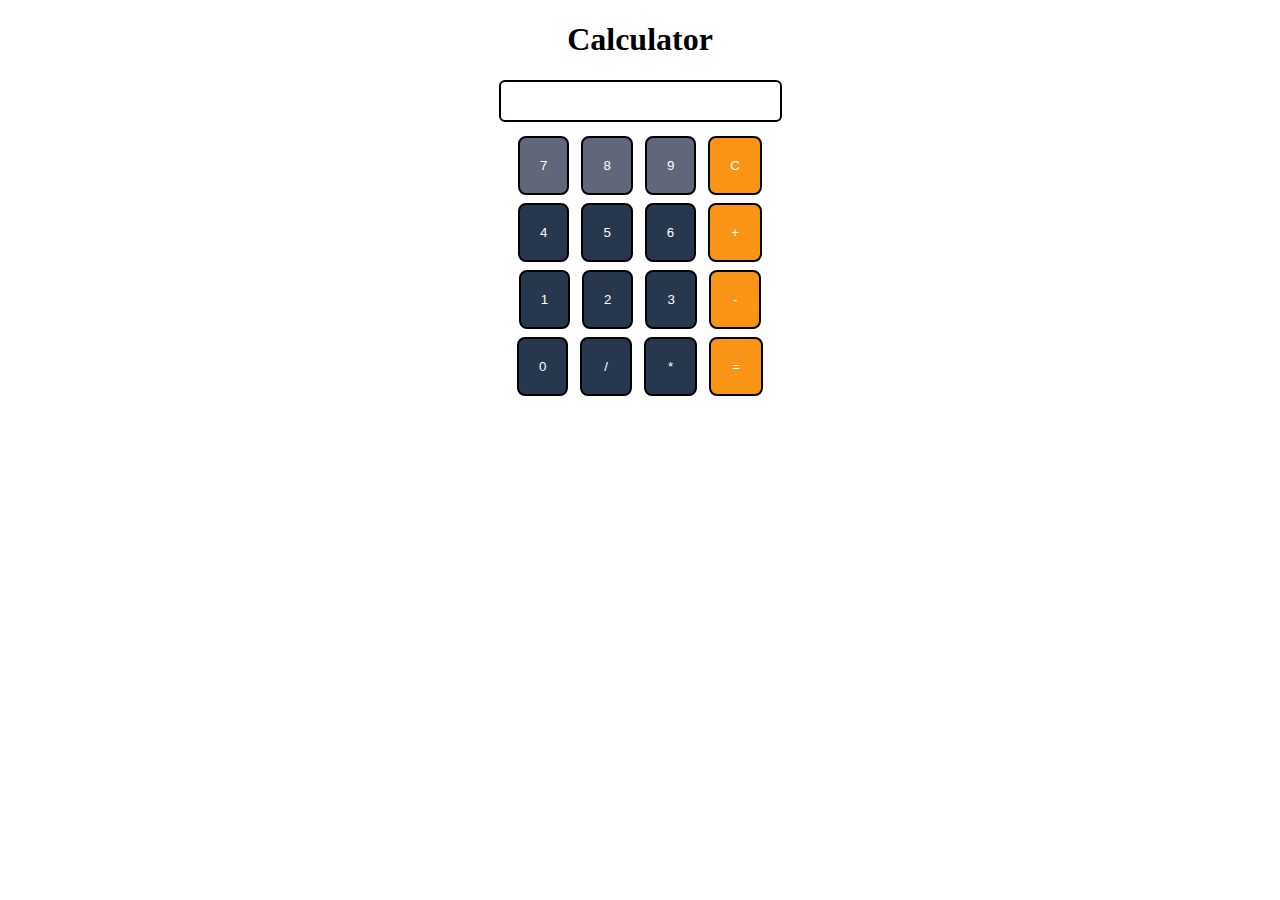
<file: Calculator/index.html>
<!DOCTYPE html>
<html lang="en">
<head>
    <meta charset="UTF-8">
    <meta name="viewport" content="width=device-width, initial-scale=1.0">
    <title>Calculator</title>
   <link rel="stylesheet" href="style.css">
</head>
<body>
    <h1>Calculator</h1>
    <div class="container">
        <div class="row">
          <input type="text" id="textinput">
        </div>

        <div class="row">
            <button class="btn btn-grey" >7</button>
            <button class="btn btn-grey" >8</button>
            <button class="btn btn-grey"  >9</button>
            <button class="btn btn-orange">C</button>
        </div>
        <div class="row">
            <button class="btn" >4</button>
            <button class="btn" >5</button>
            <button class="btn" >6</button>
            <button class="btn btn-orange btn-pad-1" >+</button>
        </div>
        <div class="row">
            <button class="btn" >1</button>
            <button class="btn" >2</button>
            <button class="btn" >3</button>
            <button class="btn btn-orange btn-pad-2" >-</button>
        </div>
        <div class="row">
            <button class="btn" >0</button>
            <button class="btn btn-pad" >/</button>
            <button class="btn btn-pad" >*</button>
            <button class="btn btn-orange btn-pad-1">=</button>
        </div>
    </div>
<script src="javascript.js"></script>
</body>
</html>
</file>
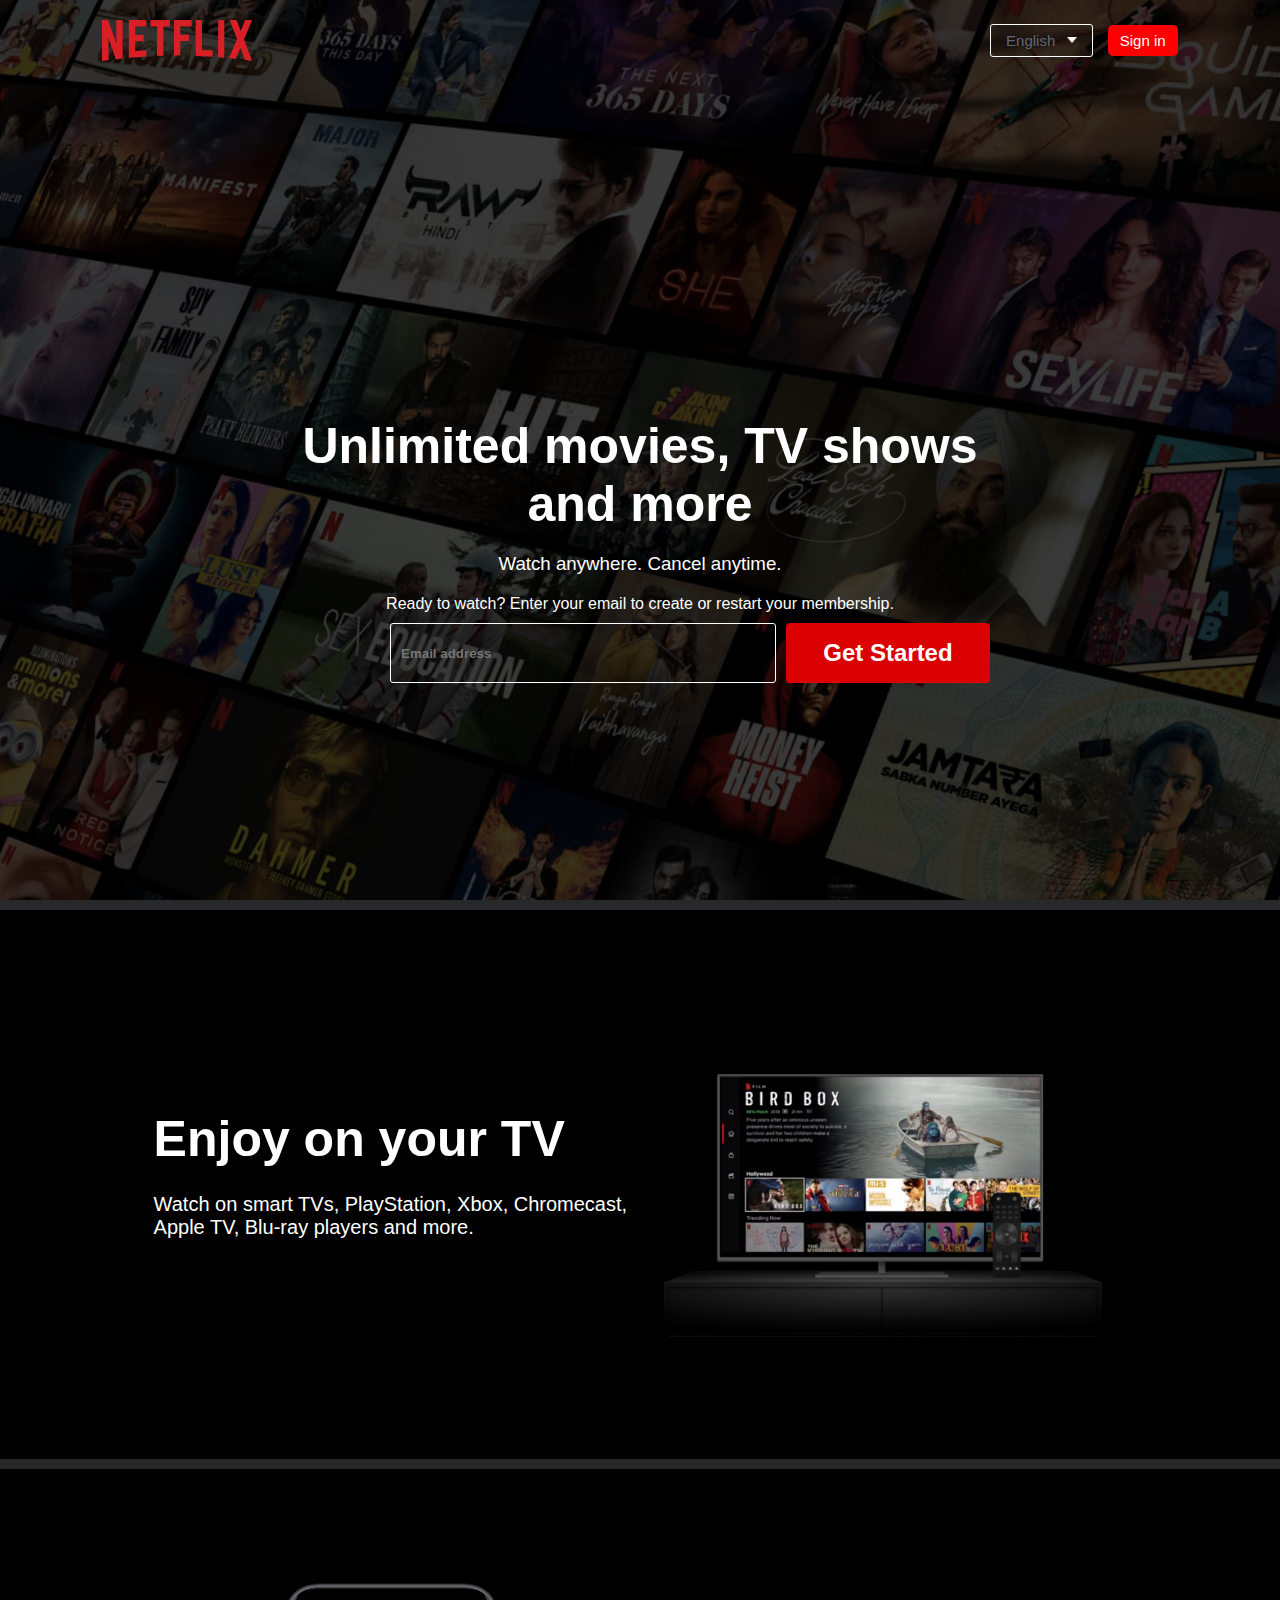
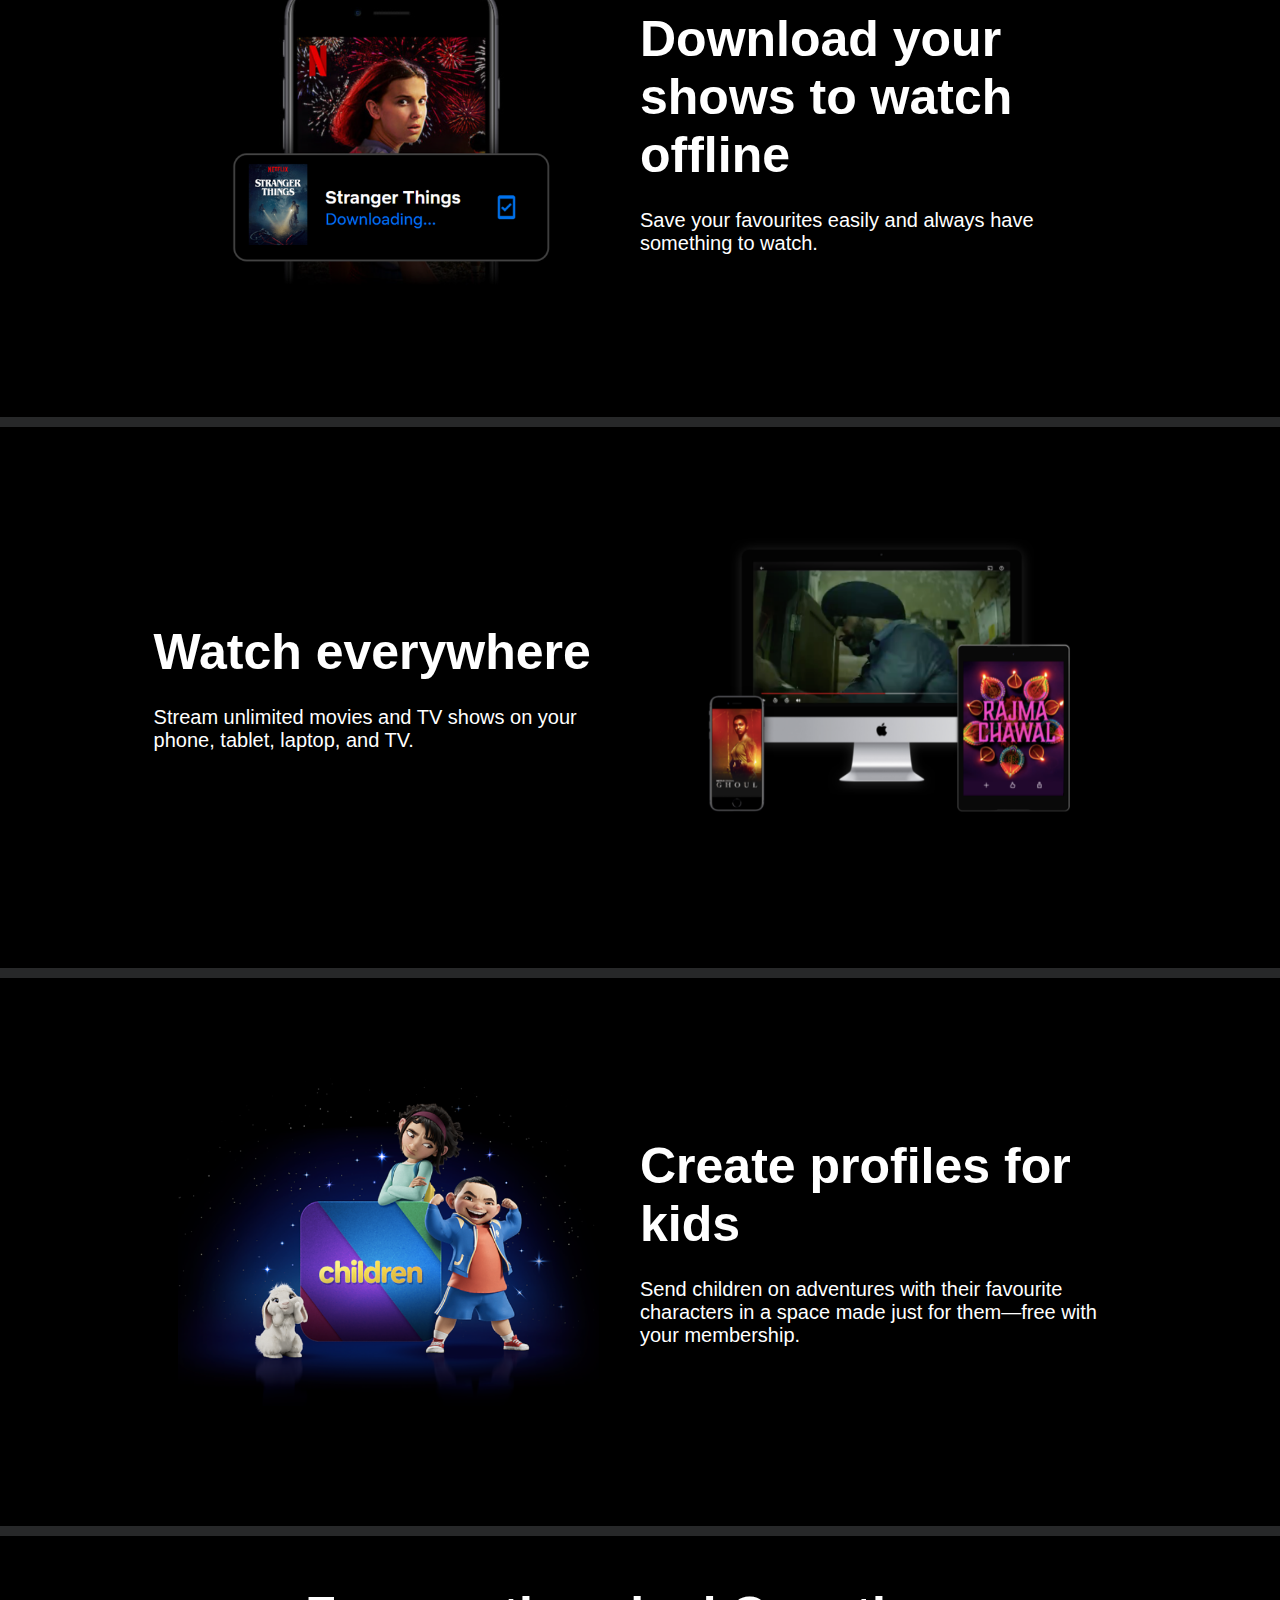
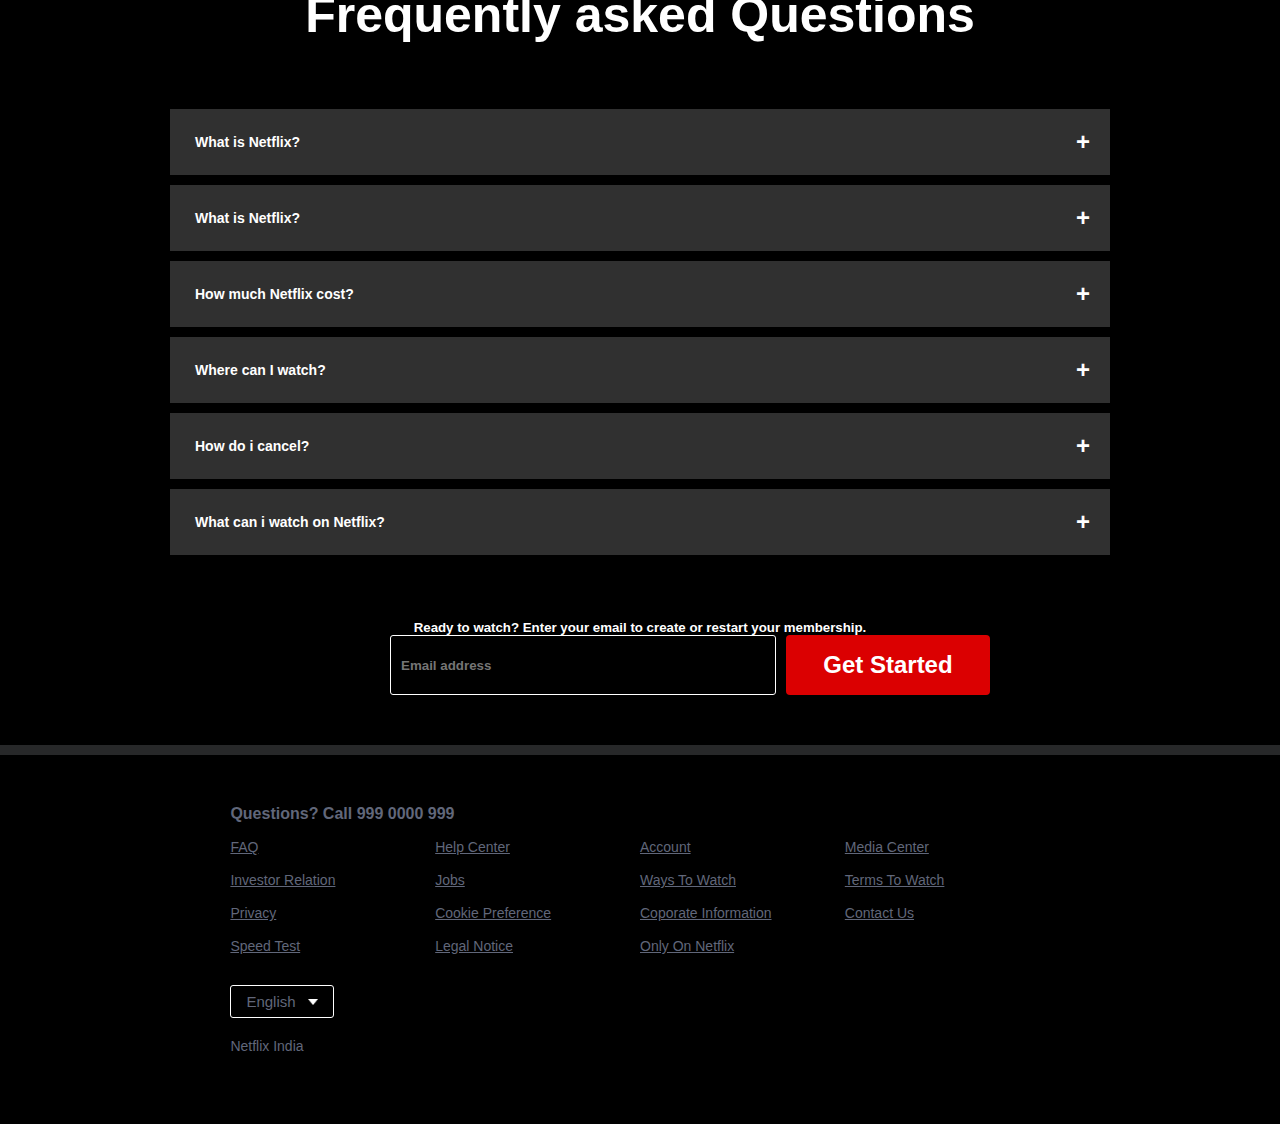
<file: Netflix-landing page/index.html>
<!DOCTYPE html>
<html lang="en">

<head>
    <meta charset="UTF-8">
    <meta name="viewport" content="width=device-width, initial-scale=1.0">
    <title>Netflix landing page</title>
    <link rel="stylesheet" href="style.css">
</head>

<body>
    <div class="header">
        <nav>
            <img src="logo.png" alt="Netflix logo" class="logo">

            <div>
                <button class="language-btn">English <img src="down-icon.png" alt=""></button>
                <button>Sign in</button>
            </div>
        </nav>
        <div class="header-content">
            <h1>Unlimited movies, TV shows and more</h1>
            <h3>Watch anywhere. Cancel anytime.</h3>
            <h4>Ready to watch? Enter your email to create or restart your membership.</h4>
            <form action="" class="email-form">
                <input type="text" placeholder="Email address" required>
                <button>Get Started</button>
            </form>
        </div>
    </div>

    <!--Out of header section-->

<div class="features">
        <div class="tools">
            <div class="tools-text">
                <h2>Enjoy on your TV</h2>
                <p>Watch on smart TVs, PlayStation, Xbox, Chromecast, Apple TV, Blu-ray players and more.</p>
            </div>
      <div class="tools-img">
        <img src="feature-1.png" alt="">
      </div>
    </div> 
</div>

    <div class="features">
        <div class="tools">
            <div class="tools-img">
                <img src="feature-2.png" alt="">
             </div>
            <div class="tools-text">
                <h2>Download your shows to watch offline</h2>
                <p>Save your favourites easily and always have something to watch.</p>
            </div> 
    </div> 
</div>


     
    <div class="features">
        <div class="tools">
            <div class="tools-text">
                <h2>Watch everywhere</h2>
                <p>Stream unlimited movies and TV shows on your phone, tablet, laptop, and TV.</p>
            </div>
     <div class="tools-img">
        <img src="feature-3.png" alt="">
      </div>
  </div> 
</div>




    <div class="features">
        <div class="tools">
            <div class="tools-img">
                <img src="feature-4.png" alt="">
               </div>
            <div class="tools-text">
                <h2>Create profiles for kids</h2>
                <p>Send children on adventures with their favourite characters in a space made just for them—free with your membership.</p>
        </div>
    </div> 
</div>


  <!--Frequent asked Question-->

  <div class="faq">
    <h2>Frequently asked Questions</h2>
    <ul class="accordian">
        <li>
            <input type="radio" name="accordian" id="first">
            <label for="first">What is Netflix?</label>
            <div class="content">
                <p>Netflix is a streaming service that offers a wide variety of award-winning TV shows, movies, anime, documentaries and more – on thousands of internet-connected devices.

                    You can watch as much as you want, whenever you want, without a single ad – all for one low monthly price. There's always something new to discover, and new TV shows and movies are added every week!</p>
            </div>
        </li>
        <li>
            <input type="radio" name="accordian" id="second">
            <label for="second">What is Netflix?</label>
            <div class="content">
                <p>Watch Netflix on your smartphone, tablet, Smart TV, laptop, or streaming device, all for one fixed monthly fee. Plans range from ₹ 649 to ₹ 149 a month. No extra costs, no contracts.</div>
        </li>
        <li>
            <input type="radio" name="accordian" id="third">
            <label for="third">How much Netflix cost?</label>
            <div class="content">
                <p>Watch anywhere, anytime. Sign in with your Netflix account to watch instantly on the web at netflix.com from your personal computer or on any internet-connected device that offers the Netflix app, including smart TVs, smartphones, tablets, streaming media players and game consoles.

                    You can also download your favourite shows with the iOS, Android, or Windows 10 app. Use downloads to watch while you're on the go and without an internet connection. Take Netflix with you anywhere. </div>
        </li>
        <li>
            <input type="radio" name="accordian" id="fourth">
            <label for="fourth">Where can I watch?</label>
            <div class="content">
                <p>Netflix is flexible. There are no annoying contracts and no commitments. You can easily cancel your account online in two clicks. There are no cancellation fees – start or stop your account anytime. </div>
        </li>
        <li>
            <input type="radio" name="accordian" id="fifth">
            <label for="fifth">How do i cancel?</label>
            <div class="content">
                <p>Netflix has an extensive library of feature films, documentaries, TV shows, anime, award-winning Netflix originals, and more. Watch as much as you want, anytime you want.</div>
        </li>
        <li>
            <input type="radio" name="accordian" id="sixth">
            <label for="sixth">What can i watch on Netflix?</label>
            <div class="content">
                <p>The Netflix Kids experience is included in your membership to give parents control while kids enjoy family-friendly TV shows and films in their own space.

                    Kids profiles come with PIN-protected parental controls that let you restrict the maturity rating of content kids can watch and block specific titles you don’t want kids to see.</div>
        </li>
    </ul>

      <h5 class="email-small">Ready to watch? Enter your email to create or restart your membership.</h5>
       <form action="" class="email-form">
        <input type="text" placeholder="Email address" required>
        <button>Get Started</button>
    </form>
  </div>


    <div class="footer">
        
        <h3>Questions? Call 999 0000 999</h3>

        
            <div class="col">
               <ul>

                <li><a href="#">FAQ</a></li>
                <li> <a href="#">Investor Relation</a></li>
                <li><a href="#">Privacy</a></li>
                <li><a href="#">Speed Test</a></li>
            </ul>
         
            <ul>
                <li><a href="#">Help Center</a></li>
                <li><a href="#">Jobs</a></li>
                <li> <a href="#">Cookie Preference</a></li>
                <li> <a href="#">Legal Notice</a></li>         
            </ul>
            
            <ul>
                <li> <a href="#">Account</a></li>
                <li><a href="#">Ways To Watch</a></li>
                <li><a href="#">Coporate Information</a></li>
                <li> <a href="#">Only On Netflix</a></li>    
            </ul>

               <ul>
                    <li><a href="#">Media  Center</a></li>
                    <li><a href="#">Terms To Watch</a></li>
                    <li><a href="#">Contact Us</a></li>
            </ul>
        </div>
        <div class="last-btn">
            <button class="language-btn">English <img src="down-icon.png" alt=""></button>
        </div>

        <div class="copyright">Netflix India</div>
 
</body>

</html>

</html>
</file>
<file: Calculator/style.css>
h1{
    text-align: center;
}

.container{
    text-align: center;
    margin: auto;
    display: flex;
    align-items: center;
    justify-content: center;
    flex-direction: column;
   
}

.row input{
 padding: 10px 36px;
 margin-bottom: 10px;
 border-radius: 6px;
 border: 2px solid black;
 font-family: 'Franklin Gothic Medium', 'Arial Narrow', Arial, sans-serif;
 font-size: 16px;
}
.btn{
    padding: 20px;
    margin: 4px;
    border: 2px solid black;
    border-radius: 8px;
    background-color: #27374D;
    color: white;
}

.btn-grey{
    background-color:#61677A ;
}

.btn-orange{
    background-color: #F99417;
}

.btn-pad{
    padding: 20px 22px;
}

.btn-pad-1{
    padding: 20px 21px;
}

.btn-pad-2{
    padding: 20px 22px;
}
</file>
<file: Netflix-landing page/style.css>
*{
   
    padding: 0;
    margin: 0;
    box-sizing: border-box;
    font-family: sans-serif;
}

html,body{
    background-color: #272829;
    color: #fff;
    overflow-x: hidden;
    width: 100%;
}

.header{
    height: 100vh; /*It will show 100% height to any tab open */
    width: 100%;
    background-image: linear-gradient(rgba(0,0,0,0.7),rgba(0,0,0,0.7)),url(header-image.png);
    background-size: cover;
    background-position: center;
    padding: 10px 8%;
    position: relative;
  
}

nav{
    display: flex;
    align-items: center;
    justify-content: space-between;/*It will dislpay space between both content and will place them on particular left and right side*/
    padding: 10px 0px;
}

.logo{
    width: 150px;
    cursor: pointer;
}

nav button{
    background-color: red;
    color: #fff;
    border: none;
    padding: 7px 12px;
    border-radius: 5px;
    font-size: 15px;
}

.language-btn{
    display: inline-flex;
    align-items: center;
    background: transparent;
    border: 0.1px solid #fff;
    margin-right: 10px;

}

.language-btn img{
    width: 10px;
    margin-left: 12px;
}

.header-content{
    position: absolute;
    top: 50%;
    left: 50%;
    transform: translate(-50%,-50%);
    text-align: center;
    margin-top: 100px;
}

.header-content h1{
    font-size: 50px;
    font-weight: 600;  
  
}

.header-content h3{
    font-weight: 300;
    margin: 20px;
}
.header-content h4{
    font-weight: 300;
     margin-bottom: 10px;
}

.email-form{
    display: flex;
    justify-content: space-evenly;
    margin-left: 100px;
    height: 60px;
    width: 600px;
    border: none;
    
    
}

.email-form input{
    width: 75%;
    background-color: transparent;
    border-radius: 3px;
    border: 1px solid white;
    font-weight: bold;
    padding: 10px;
    
}

.email-form button{
    width: 40%;
    background-color: #db0001;
    margin-left: 10px;
    border-radius: 4px;
    border: none;
    color: #fff;
    font-size: 24px;
    font-weight: bold;
    cursor: pointer;
}

.features{
    margin-top: 10px;
    padding: 50px 12%;
    background-color:black;
}

.tools{
    display: flex;
    align-items: center;
    flex-wrap: wrap;
    width: 100%;
    padding: 50px 0px;
}

.tools-text {
    flex-basis: 50%;
    margin-bottom: 20px;
}
.tools-img{
    flex-basis: 50%;
    margin-bottom: 20px;
}

.tools-img img{
    display: block;
    width: 90%;
    margin: auto;
}

.tools-text h2{
    font-size: 50px;
    margin-bottom: 25px;
    font-weight: bold;
}

.tools-text p{ 
 font-size: 20px;
}

.faq{
    margin-top: 10px;
    padding: 50px 12%;
    text-align: center;
    background-color: #000;
}

.faq h2{
    font-size: 50px;
    font-weight: bold;
}

.accordian{
    margin: 60px auto;
    width: 100%;
    max-width: 950px;
   
}

.accordian li{
    width: 100%;
    padding: 5px;
    list-style: none;
}

.accordian li label{
    display: flex;
    align-items: center;
    padding: 25px;    
    font-size: 14px;
    position: relative;
    background-color: #303030;
    font-weight: bold;
}

label::after{
    content: '+';
    font-size: 24px;
    position: absolute;
    right: 20px;
}

input[type="radio"]{
    display: none;
}

.accordian .content{
    background-color: #303030;
    padding: 0px 20px;
    max-height: 0;
    overflow: hidden;
    text-align: left;
    transition: max-height 0.5s, padding 0.5s;
}

.accordian input[type="radio"]:checked + label + .content{
    max-height: 600px;
    padding: 30px 20px;
} 

.accordian input[type="radio"]:checked + label::after{
    transform: rotate(125deg);
}

.faq .email-form{
   display: inline-flex;
   justify-content: center;

}

.email-small{
    font-weight: bold;
    
}

/*-----------Footer----------*/

.footer{
    background-color: #000;
    margin-top: 10px;
    padding: 50px 18% 10px;
}
.footer h3{
    color: #61677A;
    font-size: 16px;
}

.col{
    display: grid;
    grid-template-columns: repeat(4,1fr);
    margin-bottom: 10px;
}


.footer .col ul li{
    list-style: none;
    margin-top: 15px ;
}

.footer .col ul li a{
    font-size: 14px;
    color: #61677A;
}

/*Last button*/

.last-btn{
    margin-top: 30px;
}

.language-btn{
    color: #61677A;
    border: 1px solid  #fff;
    padding: 7px 15px;
    border-radius: 3px;
    font-size: 15px;
}

.copyright{
    margin-top: 20px;
    font-size: 14px;
    color: #61677A;
    margin-bottom: 60px;
}

/*Media queries*/

@media only screen and (max-width:500px) {
  .logo{
     width: 110px;
  }

  nav button{
    padding: 6px 12px; 
}

.language-btn{
    width: 90px;
}


.header-content h1{
    font-size: 15px;
    font-weight: 600;  
  
}

.header-content h3{
    font-size: 12px;
    font-weight: 300;
    margin: 20px;
}
.header-content h4{
    font-weight: 300;
     margin-bottom: 10px;
     font-size: 10px;
}

.header-content{
    margin-top: 10px;
}
.email-form{
    width: 350px;
    margin-left: 50px;
}

.email-form button{
    width: 80px;
    font-size: 14px;
    position: relative;
    margin-right: 10px;
    right: 5px;
}

.email-form input{
    width: 60%;
}

.tools-text h2{
  font-size: 20px;  
}

.tools-text p{
  font-size: 14px;  
}

.faq h2{
    font-size: 25px;
}

.accordian li{
    width: 100%; 
}

.accordian li label{
    padding: 15px;        
}

.faq .email-form{
    margin: 0%;

}

.footer h3{
    font-size: 10px;
}

.col{
    display: grid;
    grid-template-columns: repeat(4,3fr);
    margin-bottom: 10px;
}

.footer .col ul li a{
    font-size: 10px;
}

.footer{
    background-color: #000;
    margin-top: 10px;
    padding: 25px;
}

.copyright{
    font-size: 14px;
}

}






@media only screen and (min-width:500px)and (max-width:600px){
    .logo{
       width: 110px;
    }
  
    nav button{
      padding: 6px 12px; 
  }
  
  .language-btn{
      width: 100px;
  }
  
  
  .header-content h1{
      font-size: 24px;
      font-weight: 600;  
    
  }
  
  .header-content h3{
      font-size: 18px;
      font-weight: 300;
      margin: 20px;
  }
  .header-content h4{
      font-weight: 300;
       margin-bottom: 10px;
       font-size: 13px;
  }
  
  .header-content{
      margin-top: 10px;
  }
  .email-form{
      width: 500px;
      margin-left: 50px;
  }
  
  .email-form button{
      width: 100px;
      font-size: 14px;
      position: relative;
      margin-right: 10px;
      right: 5px;
  }
  
  .email-form input{
      width: 60%;
  }
  
  .tools-text h2{
    font-size: 26px;  
  }
  
  .tools-text p{
    font-size: 18px;  
  }
  
  .faq h2{
      font-size: 26px;
  }
  
  .accordian li{
      width: 100%; 
  }
  
  .accordian li label{
      padding: 18px;        
  }
  
  .faq .email-form{
      margin: 0%;
      width: 450px;
  }
  
  .footer h3{
      font-size: 14px;
  }
  
  .col{
      display: grid;
      grid-template-columns: repeat(4,3fr);
      margin-bottom: 10px;
  }
  
  .footer .col ul li a{
      font-size: 14px;
  }
  
  .footer{
      background-color: #000;
      margin-top: 10px;
      padding: 25px;
  }
  
  .copyright{
      font-size: 16px;
  }
  
  }
  
  




@media only screen and (min-width:600px) and (max-width:900px) {

    .logo{
        width: 200px;
     }
   
     nav button{
       padding: 7px 14px; 
   }
   
   .language-btn{
       width: 110px;
   }
   
   
   .header-content h1{
       font-size: 40px;     
   }
   
   .header-content h3{
       font-size: 28px;
       font-weight: 300;
       margin: 20px;
   }
   .header-content h4{
       font-weight: 300;
        margin-bottom: 10px;
        font-size: 14px;
   }
   
   .header-content{
       margin-top: 10px;
   }
   .email-form{
       width: 550px;
       margin-left: 50px;
   }
   
   .email-form button{
       width: 110px;
       font-size: 16px;
       position: relative;
       margin-right: 10px;
       right: 5px;
   }
   
   .email-form input{
       width: 60%;
   }
   
   .tools-text h2{
     font-size: 24px;  
   }
   
   .tools-text p{
     font-size: 16px;  
   }
   
   .faq h2{
       font-size: 28px;
   }
   
   .accordian li{
       width: 100%; 
   }
   
   .accordian li label{
       padding: 18px;        
   }
   
   .faq .email-form{
       margin: 0%;
      
   }
   
   .footer h3{
       font-size: 14px;
   }
   
   .col{
       display: grid;
       grid-template-columns: repeat(4,3fr);
       margin-bottom: 10px;
   }
   
   .footer .col ul li a{
       font-size: 14px;
   }
   
   .footer{
       background-color: #000;
       margin-top: 10px;
       padding: 25px;
   }
   
   .copyright{
       font-size: 16px;
   }
}
</file>
